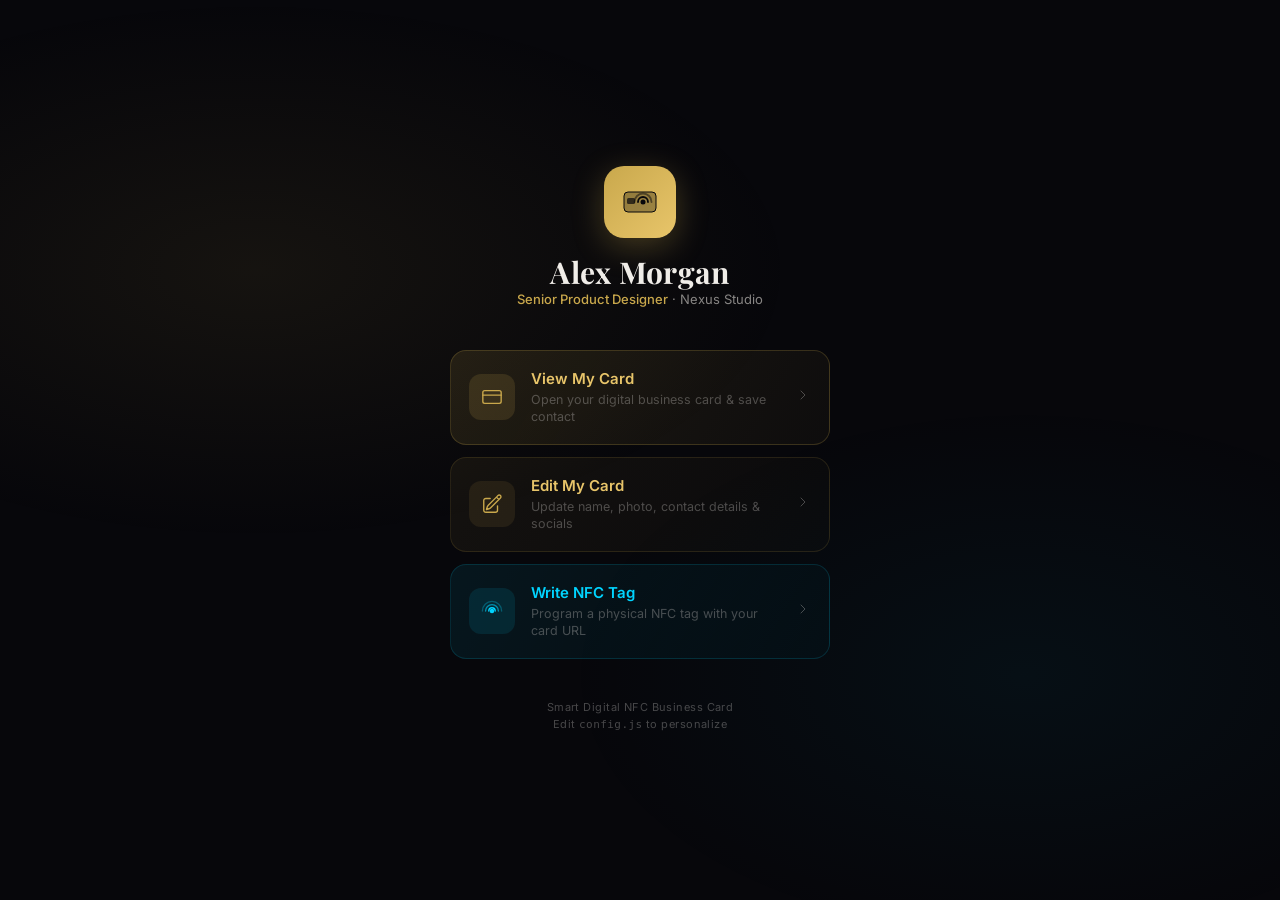
<file: index.html>
<!DOCTYPE html>
<html lang="en">
<head>
  <meta charset="UTF-8">
  <meta name="viewport" content="width=device-width, initial-scale=1.0, maximum-scale=1.0">
  <meta name="theme-color" content="#c9a84c">
  <meta name="apple-mobile-web-app-capable" content="yes">
  <meta name="apple-mobile-web-app-status-bar-style" content="black-translucent">
  <title>NFC Digital Card</title>
  <link rel="manifest" href="manifest.json">
  <link rel="icon" href="icons/icon.svg" type="image/svg+xml">
  <link rel="preconnect" href="https://fonts.googleapis.com">
  <link href="https://fonts.googleapis.com/css2?family=Playfair+Display:ital,wght@0,400;0,700;1,400&family=Inter:wght@300;400;500;600&display=swap" rel="stylesheet">
  <script src="config.js"></script>
  <style>
    *, *::before, *::after { box-sizing: border-box; margin: 0; padding: 0; }

    :root {
      --bg:       #07070b;
      --gold:     #c9a84c;
      --gold-l:   #e8c56a;
      --cyan:     #00d4ff;
      --text:     #f0ede8;
      --text-sub: rgba(240,237,232,0.55);
      --text-dim: rgba(240,237,232,0.28);
      --surface:  rgba(255,255,255,0.04);
      --border:   rgba(255,255,255,0.07);
    }

    html, body {
      height: 100%;
      font-family: 'Inter', sans-serif;
      background: var(--bg);
      color: var(--text);
    }

    body {
      min-height: 100vh;
      display: flex;
      flex-direction: column;
      align-items: center;
      justify-content: center;
      padding: 24px 20px;
      overflow-x: hidden;
    }

    body::before {
      content: '';
      position: fixed;
      inset: 0;
      background:
        radial-gradient(ellipse 70% 50% at 20% 30%, rgba(201,168,76,0.08) 0%, transparent 60%),
        radial-gradient(ellipse 60% 50% at 80% 75%, rgba(0,180,220,0.05) 0%, transparent 60%);
      pointer-events: none;
    }

    .container {
      position: relative;
      z-index: 1;
      width: 100%;
      max-width: 380px;
      display: flex;
      flex-direction: column;
      align-items: center;
      gap: 40px;
      animation: fadeIn 0.6s ease both;
    }

    @keyframes fadeIn {
      from { opacity: 0; transform: translateY(20px); }
      to   { opacity: 1; transform: translateY(0); }
    }

    /* ── Logo / Identity ── */
    .identity {
      display: flex;
      flex-direction: column;
      align-items: center;
      gap: 16px;
      text-align: center;
    }

    .logo-icon {
      width: 72px;
      height: 72px;
      border-radius: 20px;
      background: linear-gradient(135deg, var(--gold), var(--gold-l));
      display: flex;
      align-items: center;
      justify-content: center;
      box-shadow: 0 8px 32px rgba(201,168,76,0.3);
    }
    .logo-icon svg { width: 40px; height: 40px; }

    .name {
      font-family: 'Playfair Display', serif;
      font-size: 30px;
      font-weight: 700;
      letter-spacing: 0.01em;
      line-height: 1.2;
    }

    .title-co {
      font-size: 13px;
      color: var(--text-sub);
      line-height: 1.5;
    }

    .title-co strong {
      color: var(--gold);
      font-weight: 500;
    }

    /* ── Cards row ── */
    .cards {
      display: flex;
      flex-direction: column;
      gap: 12px;
      width: 100%;
    }

    .nav-card {
      display: flex;
      align-items: center;
      gap: 16px;
      padding: 18px 18px;
      background: var(--surface);
      border: 1px solid var(--border);
      border-radius: 16px;
      text-decoration: none;
      color: inherit;
      transition: all 0.25s ease;
      cursor: pointer;
    }

    .nav-card:hover {
      background: rgba(255,255,255,0.07);
      border-color: rgba(255,255,255,0.14);
      transform: translateY(-2px);
      box-shadow: 0 8px 24px rgba(0,0,0,0.3);
    }

    .nav-card.primary {
      background: linear-gradient(120deg, rgba(201,168,76,0.12) 0%, rgba(201,168,76,0.04) 100%);
      border-color: rgba(201,168,76,0.22);
    }
    .nav-card.primary:hover {
      background: linear-gradient(120deg, rgba(201,168,76,0.2) 0%, rgba(201,168,76,0.07) 100%);
      border-color: rgba(201,168,76,0.38);
    }

    .nav-card.secondary {
      background: linear-gradient(120deg, rgba(0,212,255,0.08) 0%, rgba(0,212,255,0.02) 100%);
      border-color: rgba(0,212,255,0.15);
    }
    .nav-card.secondary:hover {
      background: linear-gradient(120deg, rgba(0,212,255,0.14) 0%, rgba(0,212,255,0.05) 100%);
      border-color: rgba(0,212,255,0.28);
    }

    .nav-icon {
      width: 46px;
      height: 46px;
      border-radius: 12px;
      display: flex;
      align-items: center;
      justify-content: center;
      flex-shrink: 0;
    }
    .nav-card.primary .nav-icon { background: rgba(201,168,76,0.15); }
    .nav-card.secondary .nav-icon { background: rgba(0,212,255,0.1); }
    .nav-icon svg { width: 22px; height: 22px; }

    .nav-text h3 {
      font-size: 15px;
      font-weight: 600;
      margin-bottom: 3px;
    }
    .nav-card.primary .nav-text h3 { color: var(--gold-l); }
    .nav-card.secondary .nav-text h3 { color: var(--cyan); }

    .nav-text p {
      font-size: 12.5px;
      color: var(--text-dim);
      line-height: 1.4;
    }

    .nav-arrow {
      margin-left: auto;
      color: var(--text-dim);
      flex-shrink: 0;
    }
    .nav-arrow svg { width: 16px; height: 16px; stroke: currentColor; }

    /* ── Footer ── */
    .footer {
      font-size: 11px;
      color: var(--text-dim);
      text-align: center;
      letter-spacing: 0.04em;
      line-height: 1.6;
    }
  </style>
</head>
<body>
  <div class="container">

    <!-- Identity -->
    <div class="identity">
      <div class="logo-icon">
        <svg viewBox="0 0 40 40" fill="none" xmlns="http://www.w3.org/2000/svg">
          <!-- Card shape -->
          <rect x="4" y="10" width="32" height="20" rx="4" fill="rgba(0,0,0,0.3)" stroke="#07070b" stroke-width="1"/>
          <!-- NFC arcs -->
          <circle cx="23" cy="20" r="2.5" fill="#07070b"/>
          <path d="M18 20a5 5 0 0 1 10 0" stroke="#07070b" stroke-width="1.8" stroke-linecap="round"/>
          <path d="M14.5 20a8.5 8.5 0 0 1 17 0" stroke="#07070b" stroke-width="1.8" stroke-linecap="round" opacity="0.5"/>
          <!-- Chip -->
          <rect x="7" y="16" width="8" height="6" rx="1.5" fill="#07070b" opacity="0.7"/>
        </svg>
      </div>
      <div>
        <h1 class="name" id="idx-name"></h1>
        <div class="title-co" id="idx-sub"></div>
      </div>
    </div>

    <!-- Navigation -->
    <div class="cards">
      <a href="card.html" class="nav-card primary">
        <div class="nav-icon">
          <svg viewBox="0 0 24 24" fill="none" stroke="#c9a84c" stroke-width="1.5" stroke-linecap="round" stroke-linejoin="round">
            <rect x="2" y="5" width="20" height="14" rx="2"/>
            <path d="M2 10h20"/>
          </svg>
        </div>
        <div class="nav-text">
          <h3>View My Card</h3>
          <p>Open your digital business card &amp; save contact</p>
        </div>
        <div class="nav-arrow">
          <svg viewBox="0 0 24 24" fill="none" stroke-width="1.5" stroke-linecap="round" stroke-linejoin="round"><path d="M9 18l6-6-6-6"/></svg>
        </div>
      </a>

      <a href="edit.html" class="nav-card secondary" style="background:linear-gradient(120deg,rgba(201,168,76,0.07) 0%,rgba(201,168,76,0.02) 100%);border-color:rgba(201,168,76,0.14);">
        <div class="nav-icon" style="background:rgba(201,168,76,0.1);">
          <svg viewBox="0 0 24 24" fill="none" stroke="#c9a84c" stroke-width="1.5" stroke-linecap="round" stroke-linejoin="round">
            <path d="M16.862 4.487l1.687-1.688a1.875 1.875 0 112.652 2.652L10.582 16.07a4.5 4.5 0 01-1.897 1.13L6 18l.8-2.685a4.5 4.5 0 011.13-1.897l8.932-8.931zm0 0L19.5 7.125M18 14v4.75A2.25 2.25 0 0115.75 21H5.25A2.25 2.25 0 013 18.75V8.25A2.25 2.25 0 015.25 6H10"/>
          </svg>
        </div>
        <div class="nav-text">
          <h3 style="color:var(--gold-l)">Edit My Card</h3>
          <p>Update name, photo, contact details &amp; socials</p>
        </div>
        <div class="nav-arrow">
          <svg viewBox="0 0 24 24" fill="none" stroke-width="1.5" stroke-linecap="round" stroke-linejoin="round"><path d="M9 18l6-6-6-6"/></svg>
        </div>
      </a>

      <a href="write.html" class="nav-card secondary">
        <div class="nav-icon">
          <svg viewBox="0 0 24 24" fill="none" stroke-width="1.5" stroke-linecap="round" stroke-linejoin="round">
            <circle cx="12" cy="12" r="2.5" fill="#00d4ff" stroke="none"/>
            <path d="M8.5 12a3.5 3.5 0 0 1 7 0" stroke="#00d4ff"/>
            <path d="M5 12a7 7 0 0 1 14 0" stroke="#00d4ff" opacity="0.6"/>
            <path d="M1.5 12a10.5 10.5 0 0 1 21 0" stroke="#00d4ff" opacity="0.3"/>
          </svg>
        </div>
        <div class="nav-text">
          <h3>Write NFC Tag</h3>
          <p>Program a physical NFC tag with your card URL</p>
        </div>
        <div class="nav-arrow">
          <svg viewBox="0 0 24 24" fill="none" stroke-width="1.5" stroke-linecap="round" stroke-linejoin="round"><path d="M9 18l6-6-6-6"/></svg>
        </div>
      </a>
    </div>

    <div class="footer">Smart Digital NFC Business Card<br>Edit <code>config.js</code> to personalize</div>

  </div>

  <script>
    const c = CARD_CONFIG;
    document.getElementById('idx-name').textContent = c.name;
    document.getElementById('idx-sub').innerHTML =
      `<strong>${c.title}</strong> · ${c.company}`;

    if ('serviceWorker' in navigator) {
      window.addEventListener('load', () => {
        navigator.serviceWorker.register('sw.js').catch(() => {});
      });
    }
  </script>
</body>
</html>
</file>
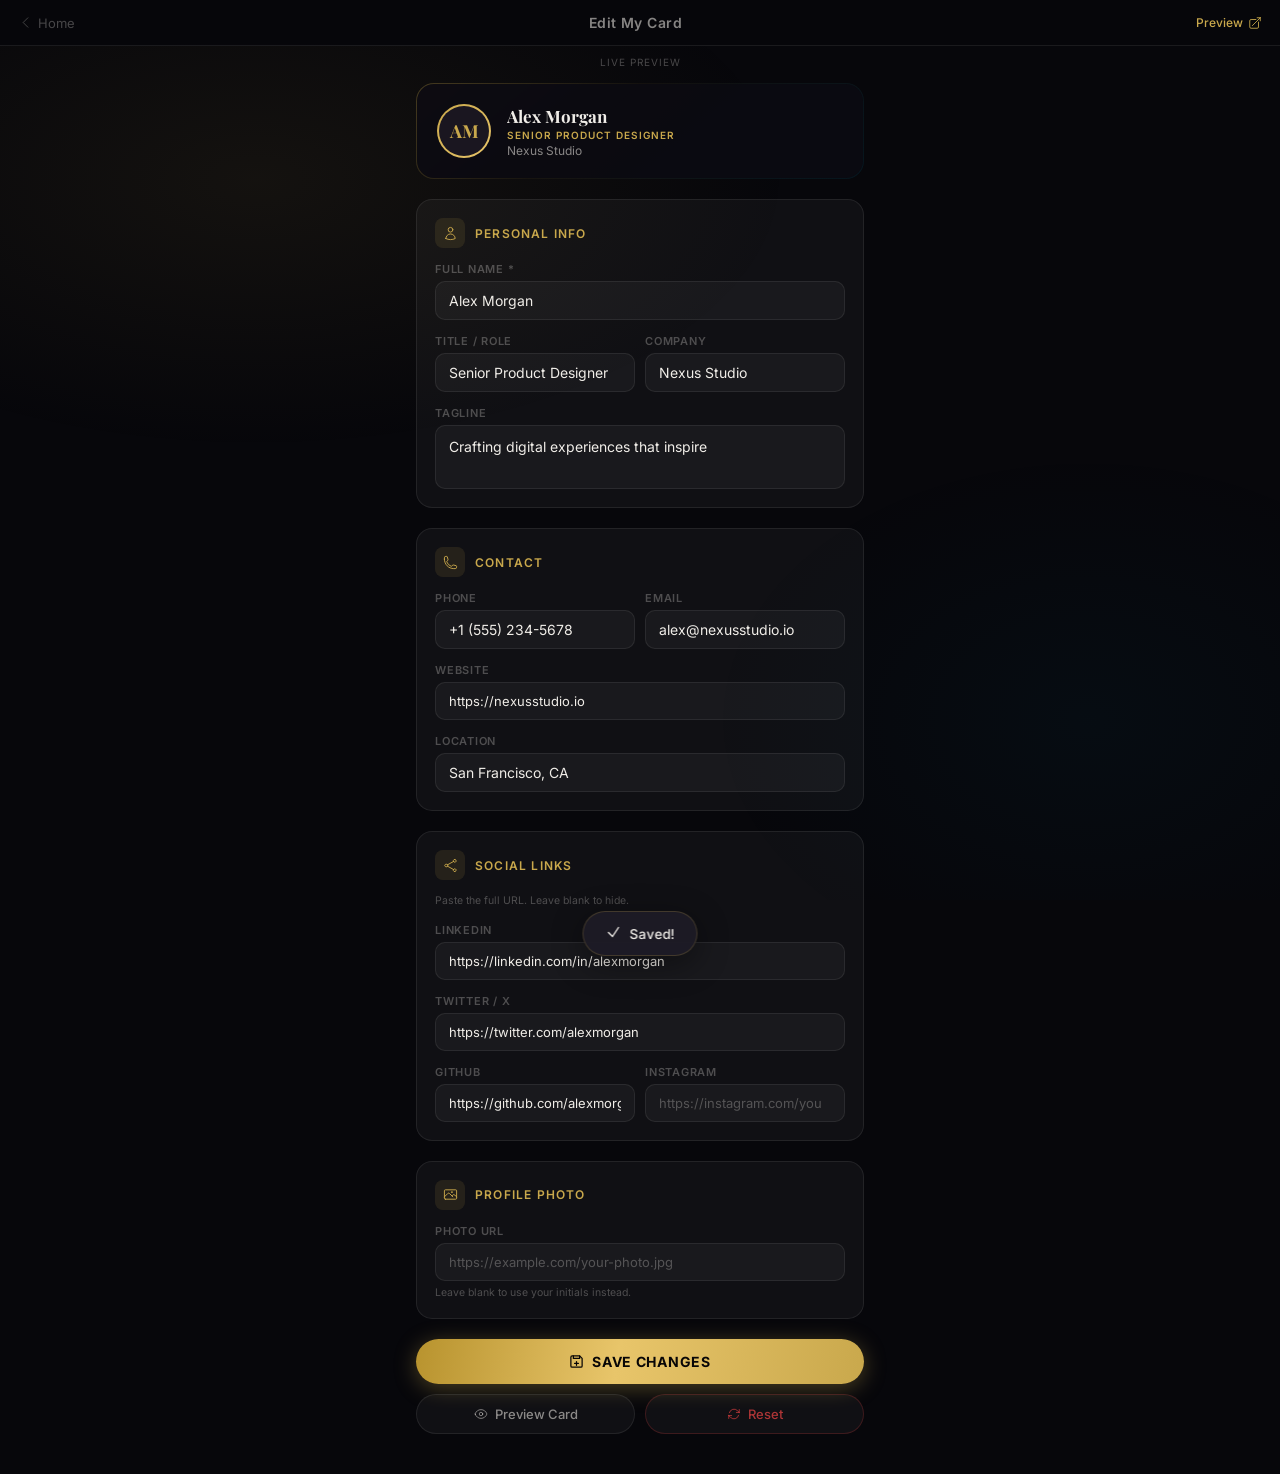
<file: edit.html>
<!DOCTYPE html>
<html lang="en">
<head>
  <meta charset="UTF-8">
  <meta name="viewport" content="width=device-width, initial-scale=1.0, maximum-scale=1.0">
  <meta name="theme-color" content="#c9a84c">
  <meta name="apple-mobile-web-app-capable" content="yes">
  <title>Edit My Card</title>
  <link rel="manifest" href="manifest.json">
  <link rel="icon" href="icons/icon.svg" type="image/svg+xml">
  <link rel="preconnect" href="https://fonts.googleapis.com">
  <link href="https://fonts.googleapis.com/css2?family=Playfair+Display:wght@400;700&family=Inter:wght@300;400;500;600&display=swap" rel="stylesheet">
  <script src="config.js"></script>
  <style>
    *, *::before, *::after { box-sizing: border-box; margin: 0; padding: 0; }

    :root {
      --bg:          #07070b;
      --gold:        #c9a84c;
      --gold-light:  #e8c56a;
      --gold-dim:    rgba(201,168,76,0.12);
      --gold-glow:   rgba(201,168,76,0.3);
      --surface:     rgba(255,255,255,0.04);
      --surface-hi:  rgba(255,255,255,0.065);
      --border:      rgba(255,255,255,0.08);
      --border-gold: rgba(201,168,76,0.22);
      --text:        #f0ede8;
      --text-sub:    rgba(240,237,232,0.55);
      --text-muted:  rgba(240,237,232,0.28);
      --green:       #22c55e;
      --red:         #ef4444;
    }

    html { scroll-behavior: smooth; }

    body {
      font-family: 'Inter', sans-serif;
      background: var(--bg);
      color: var(--text);
      min-height: 100vh;
      display: flex;
      flex-direction: column;
    }

    body::before {
      content: '';
      position: fixed;
      inset: 0;
      background:
        radial-gradient(ellipse 70% 50% at 20% 20%, rgba(201,168,76,0.07) 0%, transparent 60%),
        radial-gradient(ellipse 50% 50% at 85% 80%, rgba(0,160,210,0.04) 0%, transparent 60%);
      pointer-events: none;
      z-index: 0;
    }

    /* ── Header ── */
    .header {
      position: sticky;
      top: 0;
      z-index: 100;
      background: rgba(7,7,11,0.92);
      backdrop-filter: blur(16px);
      border-bottom: 1px solid var(--border);
      display: flex;
      align-items: center;
      padding: 14px 18px;
      gap: 12px;
    }

    .back-btn {
      display: flex;
      align-items: center;
      gap: 5px;
      font-size: 13px;
      color: var(--text-muted);
      text-decoration: none;
      transition: color 0.2s;
      white-space: nowrap;
    }
    .back-btn:hover { color: var(--gold); }
    .back-btn svg { width: 15px; height: 15px; stroke: currentColor; }

    .header-title {
      flex: 1;
      text-align: center;
      font-size: 14px;
      font-weight: 600;
      color: var(--text-sub);
      letter-spacing: 0.03em;
    }

    .btn-preview-link {
      display: flex;
      align-items: center;
      gap: 5px;
      font-size: 12px;
      font-weight: 500;
      color: var(--gold);
      text-decoration: none;
      transition: opacity 0.2s;
      white-space: nowrap;
    }
    .btn-preview-link:hover { opacity: 0.75; }
    .btn-preview-link svg { width: 14px; height: 14px; stroke: currentColor; fill: none; }

    /* ── Main ── */
    main {
      position: relative;
      z-index: 1;
      flex: 1;
      padding: 20px 16px 40px;
      max-width: 480px;
      margin: 0 auto;
      width: 100%;
      display: flex;
      flex-direction: column;
      gap: 20px;
    }

    /* ── Live Preview Card ── */
    .preview-wrap {
      background: linear-gradient(140deg, rgba(201,168,76,0.3) 0%, rgba(201,168,76,0.06) 40%, rgba(0,160,210,0.1) 100%);
      padding: 1px;
      border-radius: 18px;
      animation: fadeIn 0.5s ease both;
    }

    @keyframes fadeIn {
      from { opacity: 0; transform: translateY(12px); }
      to   { opacity: 1; transform: translateY(0); }
    }

    .preview-card {
      background: rgba(11,10,17,0.95);
      border-radius: 17px;
      padding: 20px;
      display: flex;
      align-items: center;
      gap: 16px;
    }

    .prev-avatar {
      width: 54px;
      height: 54px;
      border-radius: 50%;
      background: linear-gradient(135deg, var(--gold), var(--gold-light));
      padding: 2px;
      flex-shrink: 0;
    }

    .prev-avatar-inner {
      width: 100%;
      height: 100%;
      border-radius: 50%;
      background: #1a1620;
      display: flex;
      align-items: center;
      justify-content: center;
      overflow: hidden;
      font-family: 'Playfair Display', serif;
      font-size: 18px;
      font-weight: 700;
      color: var(--gold);
    }
    .prev-avatar-inner img { width: 100%; height: 100%; object-fit: cover; }

    .prev-info { flex: 1; min-width: 0; }

    .prev-name {
      font-family: 'Playfair Display', serif;
      font-size: 17px;
      font-weight: 700;
      color: var(--text);
      white-space: nowrap;
      overflow: hidden;
      text-overflow: ellipsis;
      margin-bottom: 2px;
    }

    .prev-title {
      font-size: 10px;
      font-weight: 600;
      text-transform: uppercase;
      letter-spacing: 0.1em;
      color: var(--gold);
      margin-bottom: 2px;
    }

    .prev-company {
      font-size: 12px;
      color: var(--text-sub);
      white-space: nowrap;
      overflow: hidden;
      text-overflow: ellipsis;
    }

    .preview-label {
      font-size: 10px;
      text-transform: uppercase;
      letter-spacing: 0.1em;
      color: var(--text-muted);
      text-align: center;
      margin-top: -10px;
      margin-bottom: -5px;
    }

    /* ── Form Sections ── */
    .form-section {
      background: var(--surface);
      border: 1px solid var(--border);
      border-radius: 16px;
      padding: 18px;
      display: flex;
      flex-direction: column;
      gap: 14px;
      animation: fadeIn 0.5s ease both;
    }
    .form-section:nth-child(2) { animation-delay: 0.06s; }
    .form-section:nth-child(3) { animation-delay: 0.12s; }
    .form-section:nth-child(4) { animation-delay: 0.18s; }
    .form-section:nth-child(5) { animation-delay: 0.24s; }

    .section-header {
      display: flex;
      align-items: center;
      gap: 10px;
    }

    .section-icon {
      width: 30px;
      height: 30px;
      border-radius: 8px;
      background: var(--gold-dim);
      display: flex;
      align-items: center;
      justify-content: center;
      flex-shrink: 0;
    }
    .section-icon svg { width: 15px; height: 15px; stroke: var(--gold); fill: none; }

    .section-title {
      font-size: 12px;
      font-weight: 600;
      text-transform: uppercase;
      letter-spacing: 0.1em;
      color: var(--gold);
    }

    /* ── Field ── */
    .field {
      display: flex;
      flex-direction: column;
      gap: 5px;
    }

    .field-row {
      display: grid;
      grid-template-columns: 1fr 1fr;
      gap: 10px;
    }

    label {
      font-size: 11px;
      font-weight: 600;
      text-transform: uppercase;
      letter-spacing: 0.07em;
      color: var(--text-muted);
    }

    input, textarea {
      width: 100%;
      background: rgba(255,255,255,0.04);
      border: 1px solid var(--border);
      border-radius: 10px;
      padding: 10px 13px;
      color: var(--text);
      font-family: 'Inter', sans-serif;
      font-size: 14px;
      outline: none;
      transition: border-color 0.2s, box-shadow 0.2s, background 0.2s;
      -webkit-appearance: none;
    }
    input::placeholder, textarea::placeholder { color: var(--text-muted); }
    input:focus, textarea:focus {
      border-color: rgba(201,168,76,0.5);
      box-shadow: 0 0 0 3px rgba(201,168,76,0.1);
      background: rgba(255,255,255,0.06);
    }
    textarea { resize: none; height: 64px; line-height: 1.5; }

    input[type="url"] { font-size: 13px; }

    .field-hint {
      font-size: 10.5px;
      color: var(--text-muted);
      line-height: 1.4;
    }

    /* ── Action Buttons ── */
    .form-actions {
      display: flex;
      flex-direction: column;
      gap: 10px;
      animation: fadeIn 0.5s ease 0.3s both;
    }

    .btn-save {
      display: flex;
      align-items: center;
      justify-content: center;
      gap: 8px;
      padding: 14px 24px;
      background: linear-gradient(100deg, #b8932e 0%, #e8c56a 45%, #c9a84c 100%);
      color: #080606;
      font-family: 'Inter', sans-serif;
      font-size: 14px;
      font-weight: 700;
      letter-spacing: 0.05em;
      text-transform: uppercase;
      border: none;
      border-radius: 50px;
      cursor: pointer;
      transition: all 0.3s;
      box-shadow: 0 4px 22px rgba(201,168,76,0.35);
    }
    .btn-save:hover { transform: translateY(-2px); box-shadow: 0 6px 30px rgba(201,168,76,0.5); }
    .btn-save:active { transform: translateY(0); }
    .btn-save svg { width: 15px; height: 15px; stroke: currentColor; fill: none; }

    .btn-row { display: flex; gap: 10px; }

    .btn-outline {
      flex: 1;
      display: flex;
      align-items: center;
      justify-content: center;
      gap: 7px;
      padding: 11px 16px;
      background: var(--surface);
      color: var(--text-sub);
      font-family: 'Inter', sans-serif;
      font-size: 13px;
      font-weight: 500;
      border: 1px solid var(--border);
      border-radius: 50px;
      cursor: pointer;
      transition: all 0.2s;
      text-decoration: none;
    }
    .btn-outline:hover { background: var(--surface-hi); border-color: rgba(255,255,255,0.14); color: var(--text); }
    .btn-outline.danger { color: rgba(239,68,68,0.7); border-color: rgba(239,68,68,0.2); }
    .btn-outline.danger:hover { color: var(--red); border-color: rgba(239,68,68,0.4); background: rgba(239,68,68,0.05); }
    .btn-outline svg { width: 14px; height: 14px; stroke: currentColor; fill: none; }

    /* ── Toast ── */
    .toast {
      position: fixed;
      bottom: 24px;
      left: 50%;
      transform: translateX(-50%) translateY(80px);
      background: rgba(30,28,38,0.96);
      border: 1px solid var(--border-gold);
      color: var(--text);
      font-size: 13.5px;
      font-weight: 500;
      padding: 12px 22px;
      border-radius: 50px;
      backdrop-filter: blur(16px);
      z-index: 999;
      transition: transform 0.35s cubic-bezier(0.23,1,0.32,1);
      white-space: nowrap;
      display: flex;
      align-items: center;
      gap: 8px;
      box-shadow: 0 8px 32px rgba(0,0,0,0.4);
    }
    .toast.show { transform: translateX(-50%) translateY(0); }
    .toast.success .toast-icon { color: var(--green); }
    .toast.error   .toast-icon { color: var(--red); }
    .toast-icon svg { width: 16px; height: 16px; stroke: currentColor; fill: none; }
  </style>
</head>
<body>

  <!-- Header -->
  <header class="header">
    <a href="index.html" class="back-btn">
      <svg viewBox="0 0 24 24" fill="none" stroke-width="1.5" stroke-linecap="round" stroke-linejoin="round">
        <path d="M15.75 19.5L8.25 12l7.5-7.5"/>
      </svg>
      Home
    </a>
    <div class="header-title">Edit My Card</div>
    <a href="card.html" class="btn-preview-link">
      Preview
      <svg viewBox="0 0 24 24" stroke-width="1.5" stroke-linecap="round" stroke-linejoin="round">
        <path d="M13.5 6H5.25A2.25 2.25 0 003 8.25v10.5A2.25 2.25 0 005.25 21h10.5A2.25 2.25 0 0018 18.75V10.5m-10.5 6L21 3m0 0h-5.25M21 3v5.25"/>
      </svg>
    </a>
  </header>

  <!-- Main -->
  <main>

    <!-- Live Preview -->
    <div class="preview-label">Live Preview</div>
    <div class="preview-wrap">
      <div class="preview-card">
        <div class="prev-avatar">
          <div class="prev-avatar-inner" id="prev-avatar">AM</div>
        </div>
        <div class="prev-info">
          <div class="prev-name" id="prev-name">Alex Morgan</div>
          <div class="prev-title" id="prev-title">Senior Product Designer</div>
          <div class="prev-company" id="prev-company">Nexus Studio</div>
        </div>
      </div>
    </div>

    <!-- Personal Info -->
    <div class="form-section">
      <div class="section-header">
        <div class="section-icon">
          <svg viewBox="0 0 24 24" stroke-width="1.5" stroke-linecap="round" stroke-linejoin="round">
            <path d="M15.75 6a3.75 3.75 0 11-7.5 0 3.75 3.75 0 017.5 0zM4.501 20.118a7.5 7.5 0 0114.998 0A17.933 17.933 0 0112 21.75c-2.676 0-5.216-.584-7.499-1.632z"/>
          </svg>
        </div>
        <div class="section-title">Personal Info</div>
      </div>

      <div class="field">
        <label for="f-name">Full Name *</label>
        <input id="f-name" name="name" type="text" placeholder="Alex Morgan" autocomplete="name" required>
      </div>

      <div class="field-row">
        <div class="field">
          <label for="f-title">Title / Role</label>
          <input id="f-title" type="text" placeholder="Product Designer">
        </div>
        <div class="field">
          <label for="f-company">Company</label>
          <input id="f-company" type="text" placeholder="Nexus Studio">
        </div>
      </div>

      <div class="field">
        <label for="f-tagline">Tagline</label>
        <textarea id="f-tagline" placeholder="Crafting digital experiences that inspire…"></textarea>
      </div>
    </div>

    <!-- Contact -->
    <div class="form-section">
      <div class="section-header">
        <div class="section-icon">
          <svg viewBox="0 0 24 24" stroke-width="1.5" stroke-linecap="round" stroke-linejoin="round">
            <path d="M2.25 6.75c0 8.284 6.716 15 15 15h2.25a2.25 2.25 0 002.25-2.25v-1.372c0-.516-.351-.966-.852-1.091l-4.423-1.106c-.44-.11-.902.055-1.173.417l-.97 1.293c-.282.376-.769.542-1.21.38a12.035 12.035 0 01-7.143-7.143c-.162-.441.004-.928.38-1.21l1.293-.97c.363-.271.527-.734.417-1.173L6.963 3.102a1.125 1.125 0 00-1.091-.852H4.5A2.25 2.25 0 002.25 4.5v2.25z"/>
          </svg>
        </div>
        <div class="section-title">Contact</div>
      </div>

      <div class="field-row">
        <div class="field">
          <label for="f-phone">Phone</label>
          <input id="f-phone" type="tel" placeholder="+1 555 234-5678" autocomplete="tel">
        </div>
        <div class="field">
          <label for="f-email">Email</label>
          <input id="f-email" type="email" placeholder="alex@company.io" autocomplete="email">
        </div>
      </div>

      <div class="field">
        <label for="f-website">Website</label>
        <input id="f-website" type="url" placeholder="https://yoursite.com">
      </div>

      <div class="field">
        <label for="f-location">Location</label>
        <input id="f-location" type="text" placeholder="San Francisco, CA" autocomplete="address-level2">
      </div>
    </div>

    <!-- Social Links -->
    <div class="form-section">
      <div class="section-header">
        <div class="section-icon">
          <svg viewBox="0 0 24 24" stroke-width="1.5" stroke-linecap="round" stroke-linejoin="round">
            <path d="M7.217 10.907a2.25 2.25 0 100 2.186m0-2.186c.18.324.283.696.283 1.093s-.103.77-.283 1.093m0-2.186l9.566-5.314m-9.566 7.5l9.566 5.314m0 0a2.25 2.25 0 103.935 2.186 2.25 2.25 0 00-3.935-2.186zm0-12.814a2.25 2.25 0 103.933-2.185 2.25 2.25 0 00-3.933 2.185z"/>
          </svg>
        </div>
        <div class="section-title">Social Links</div>
      </div>
      <div class="field-hint">Paste the full URL. Leave blank to hide.</div>

      <div class="field">
        <label for="f-linkedin">LinkedIn</label>
        <input id="f-linkedin" type="url" placeholder="https://linkedin.com/in/yourname">
      </div>
      <div class="field">
        <label for="f-twitter">Twitter / X</label>
        <input id="f-twitter" type="url" placeholder="https://twitter.com/yourhandle">
      </div>
      <div class="field-row">
        <div class="field">
          <label for="f-github">GitHub</label>
          <input id="f-github" type="url" placeholder="https://github.com/you">
        </div>
        <div class="field">
          <label for="f-instagram">Instagram</label>
          <input id="f-instagram" type="url" placeholder="https://instagram.com/you">
        </div>
      </div>
    </div>

    <!-- Appearance -->
    <div class="form-section">
      <div class="section-header">
        <div class="section-icon">
          <svg viewBox="0 0 24 24" stroke-width="1.5" stroke-linecap="round" stroke-linejoin="round">
            <path d="M2.25 15.75l5.159-5.159a2.25 2.25 0 013.182 0l5.159 5.159m-1.5-1.5l1.409-1.409a2.25 2.25 0 013.182 0l2.909 2.909m-18 3.75h16.5a1.5 1.5 0 001.5-1.5V6a1.5 1.5 0 00-1.5-1.5H3.75A1.5 1.5 0 002.25 6v12a1.5 1.5 0 001.5 1.5zm10.5-11.25h.008v.008h-.008V8.25zm.375 0a.375.375 0 11-.75 0 .375.375 0 01.75 0z"/>
          </svg>
        </div>
        <div class="section-title">Profile Photo</div>
      </div>
      <div class="field">
        <label for="f-avatar">Photo URL</label>
        <input id="f-avatar" type="url" placeholder="https://example.com/your-photo.jpg">
        <div class="field-hint">Leave blank to use your initials instead.</div>
      </div>
    </div>

    <!-- Actions -->
    <div class="form-actions">
      <button class="btn-save" onclick="saveCard()">
        <svg viewBox="0 0 24 24" stroke-width="2" stroke-linecap="round" stroke-linejoin="round">
          <path d="M17 3H5a2 2 0 00-2 2v14a2 2 0 002 2h14a2 2 0 002-2V7l-4-4z"/><path d="M17 3v4H7V3M12 12v6m-3-3h6"/>
        </svg>
        Save Changes
      </button>

      <div class="btn-row">
        <a href="card.html" class="btn-outline">
          <svg viewBox="0 0 24 24" stroke-width="1.5" stroke-linecap="round" stroke-linejoin="round">
            <path d="M2.036 12.322a1.012 1.012 0 010-.639C3.423 7.51 7.36 4.5 12 4.5c4.638 0 8.573 3.007 9.963 7.178.07.207.07.431 0 .639C20.577 16.49 16.64 19.5 12 19.5c-4.638 0-8.573-3.007-9.963-7.178z"/><circle cx="12" cy="12" r="3"/>
          </svg>
          Preview Card
        </a>
        <button class="btn-outline danger" onclick="resetCard()">
          <svg viewBox="0 0 24 24" stroke-width="1.5" stroke-linecap="round" stroke-linejoin="round">
            <path d="M16.023 9.348h4.992v-.001M2.985 19.644v-4.992m0 0h4.992m-4.993 0l3.181 3.183a8.25 8.25 0 0013.803-3.7M4.031 9.865a8.25 8.25 0 0113.803-3.7l3.181 3.182m0-4.991v4.99"/>
          </svg>
          Reset
        </button>
      </div>
    </div>

  </main>

  <!-- Toast -->
  <div class="toast" id="toast">
    <span class="toast-icon" id="toast-icon">
      <svg viewBox="0 0 24 24" stroke-width="2" stroke-linecap="round" stroke-linejoin="round">
        <path d="M4.5 12.75l6 6 9-13.5"/>
      </svg>
    </span>
    <span id="toast-msg">Saved!</span>
  </div>

  <script>
    /* ─── FIELD MAP ─── */
    const FIELDS = ['name','title','company','tagline','phone','email','website','location','linkedin','twitter','github','instagram','avatar'];

    /* ─── Load form from localStorage or config.js defaults ─── */
    function loadForm() {
      const saved = localStorage.getItem('nfc_card_data');
      const data  = saved ? JSON.parse(saved) : CARD_CONFIG;
      FIELDS.forEach(key => {
        const el = document.getElementById('f-' + key);
        if (el) el.value = data[key] || '';
      });
      updatePreview();
    }

    /* ─── Get current form values ─── */
    function getFormData() {
      const data = {};
      FIELDS.forEach(key => {
        const val = (document.getElementById('f-' + key)?.value || '').trim();
        data[key]  = val || null;
      });
      // Always compute cardUrl fresh from current origin
      data.cardUrl = window.location.origin + window.location.pathname.replace(/[^/]*$/, '') + 'card.html';
      return data;
    }

    /* ─── Live Preview ─── */
    function updatePreview() {
      const d       = getFormData();
      const name    = d.name    || 'Your Name';
      const initials = name.split(' ').map(n => n[0]).join('').slice(0,2).toUpperCase();

      const avatarEl = document.getElementById('prev-avatar');
      if (d.avatar) {
        avatarEl.innerHTML = `<img src="${d.avatar}" alt="${name}" onerror="this.parentElement.textContent='${initials}'">`;
      } else {
        avatarEl.textContent = initials;
      }

      document.getElementById('prev-name').textContent    = name;
      document.getElementById('prev-title').textContent   = d.title   || '';
      document.getElementById('prev-company').textContent = d.company || '';
    }

    /* ─── Save ─── */
    function saveCard() {
      const data = getFormData();
      if (!data.name) {
        showToast('Please enter your name.', 'error'); return;
      }
      localStorage.setItem('nfc_card_data', JSON.stringify(data));
      showToast('Card saved! Changes are live.', 'success');
    }

    /* ─── Reset ─── */
    function resetCard() {
      if (!confirm('Reset all fields back to the config.js defaults?')) return;
      localStorage.removeItem('nfc_card_data');
      loadForm();
      showToast('Reset to defaults.', 'success');
    }

    /* ─── Toast ─── */
    let toastTimer;
    function showToast(msg, type = 'success') {
      clearTimeout(toastTimer);
      const toast   = document.getElementById('toast');
      const iconEl  = document.getElementById('toast-icon');
      const msgEl   = document.getElementById('toast-msg');

      toast.className   = `toast ${type}`;
      msgEl.textContent = msg;
      iconEl.innerHTML  = type === 'success'
        ? `<svg viewBox="0 0 24 24" stroke-width="2" stroke-linecap="round" stroke-linejoin="round"><path d="M4.5 12.75l6 6 9-13.5"/></svg>`
        : `<svg viewBox="0 0 24 24" stroke-width="2" stroke-linecap="round" stroke-linejoin="round"><circle cx="12" cy="12" r="10"/><path d="M12 8v4m0 4h.01"/></svg>`;

      requestAnimationFrame(() => {
        toast.classList.add('show');
        toastTimer = setTimeout(() => toast.classList.remove('show'), 2800);
      });
    }

    /* ─── Live update on input ─── */
    document.querySelectorAll('input, textarea').forEach(el => {
      el.addEventListener('input', updatePreview);
    });

    /* ─── Save on Enter (for single-line inputs) ─── */
    document.querySelectorAll('input').forEach(el => {
      el.addEventListener('keydown', e => { if (e.key === 'Enter') { e.preventDefault(); saveCard(); } });
    });

    /* ─── Init ─── */
    loadForm();

    if ('serviceWorker' in navigator) {
      navigator.serviceWorker.register('sw.js').catch(() => {});
    }
  </script>
</body>
</html>
</file>
